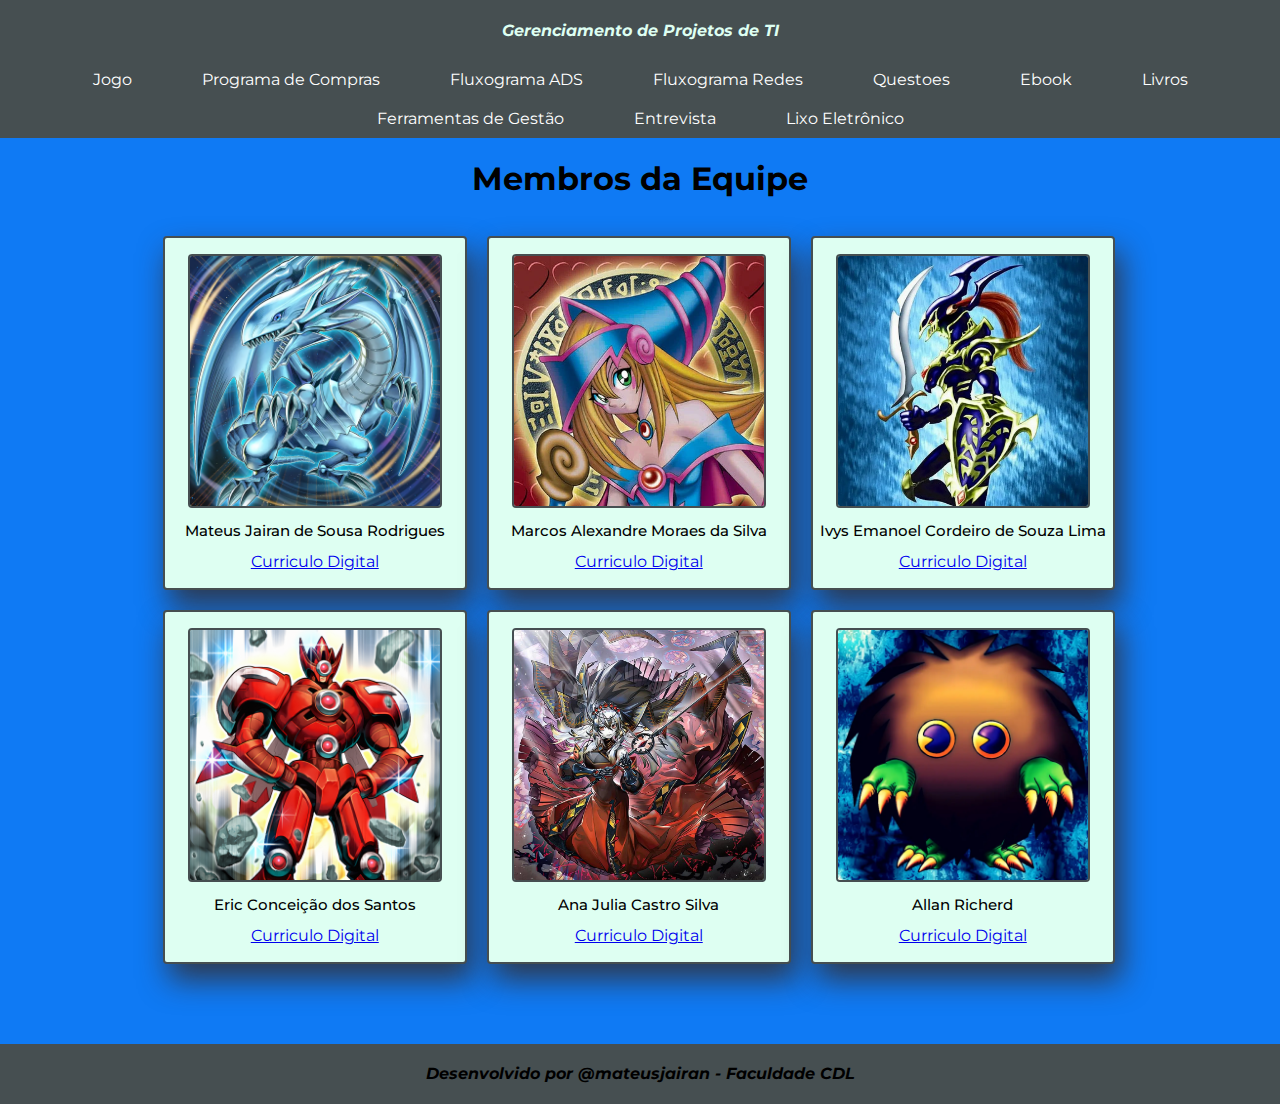
<file: index.html>
<!DOCTYPE html>
<html lang="en">
<head>
    <meta charset="UTF-8">
    <meta name="viewport" content="width=device-width, initial-scale=1.0">
    <title>Trabalho 2 de Gerenciamento de projeto de TI</title>
    <link rel="stylesheet" href="style/style.css">
    <link href="https://fonts.googleapis.com/css2?family=Inter:wght@100..900&family=Montserrat:ital,wght@0,100..900;1,100..900&display=swap" rel="stylesheet">
</head>
<body>
    <header>Gerenciamento de Projetos de TI</header>
    <nav class="navegacao">
        <a target="_blank" href="jogo/jogo.html">Jogo</a>
        <a target="_blank" href="progCompra/programaCompra.html">Programa de Compras</a>
        <a target="_blank" href="https://julia23castrosilva-1732228018278.atlassian.net/wiki/external/MzJhYmNlYTc0NGJkNDMyMTlkMjE5ZDRmMWUwNmVmZmQ">Fluxograma ADS</a>
        <a target="_blank" href="https://julia23castrosilva.atlassian.net/wiki/external/YTY5ZTRjNDZhNjFkNDBhMjhmYWQyZTMyMDhiZWQzMzE">Fluxograma Redes</a>
        <a target="_blank" href="enade/questoes.html">Questoes</a>
        <a target="_blank" href="eBook/Um Breve Guia Sobre Scrum (2).pdf">Ebook</a>
        <a target="_blank" href="livros/livros.html">Livros</a>
        <a target="_blank" href="ferramentas/ferramentas.html">Ferramentas de Gestão</a>
        <a target="_blank" href="entrevista/entrevista.html">Entrevista</a>
        <a target="_blank" href="lixoEletronico/lixo.html">Lixo Eletrônico</a>
    </nav>



<section class="participantes">
    <h1>Membros da Equipe</h1>

    <ul class="membrosTrabalho">
    <li class="cardMembro">
        <img class="imgMembro" src="img/Blue-Eyes.White.Dragon.1024.3789412.webp" alt="">
        <h2 class="nomeMembro">Mateus Jairan de Sousa Rodrigues</h2>
        <a class="linkCurriculo" href="https://mateusjairan.github.io/curriculoDigital/" target="_blank">Curriculo Digital</a>
    </li>
    <li class="cardMembro">
        <img class="imgMembro" src="img/DarkMagicianGirl-OW-2.webp" alt="">
        <h2 class="nomeMembro">Marcos Alexandre Moraes da Silva</h2>
        <a class="linkCurriculo" href="https://shaqueda.github.io/curriculo-1/" target="_blank">Curriculo Digital</a>
    </li>
    <li class="cardMembro">
        <img class="imgMembro" src="img/Black.Luster.Soldier.1024.3215646.webp" alt="">
        <h2 class="nomeMembro">Ivys Emanoel Cordeiro de Souza Lima</h2>
        <a class="linkCurriculo" href="https://ivyssouza07.github.io/Curriculo_digital/"  target="_blank">Curriculo Digital</a>
    </li>
    <li class="cardMembro">
        <img class="imgMembro" src="img/dfylrv6-064fdda5-9d05-41f4-b850-1cff88043d20.png" alt="">
        <h2 class="nomeMembro">Eric Conceição dos Santos</h2>
        <a class="linkCurriculo" href="https://ericsantsc.github.io/Eric-Santos-C.github.io/"  target="_blank">Curriculo Digital</a>
    </li>
    <li class="cardMembro">
        <img class="imgMembro" src="img/0o4zqf7o3g8b1.webp" alt="">
        <h2 class="nomeMembro">Ana Julia Castro Silva</h2>
        <a class="linkCurriculo" href="https://juliasilva-123.github.io/Curriculo-Digital/"  target="_blank">Curriculo Digital</a>
    </li>
    <li class="cardMembro">
        <img class="imgMembro" src="img/Kuriboh.1024.3134843.webp" alt="">
        <h2 class="nomeMembro">Allan Richerd</h2>
        <a class="linkCurriculo" href="https://mateusjairan.github.io/curriculoDigital2/"  target="_blank">Curriculo Digital</a>
    </li>
</ul>


</section>
    


    <footer>Desenvolvido por @mateusjairan - Faculdade CDL</footer>
</body>
</html>
</file>
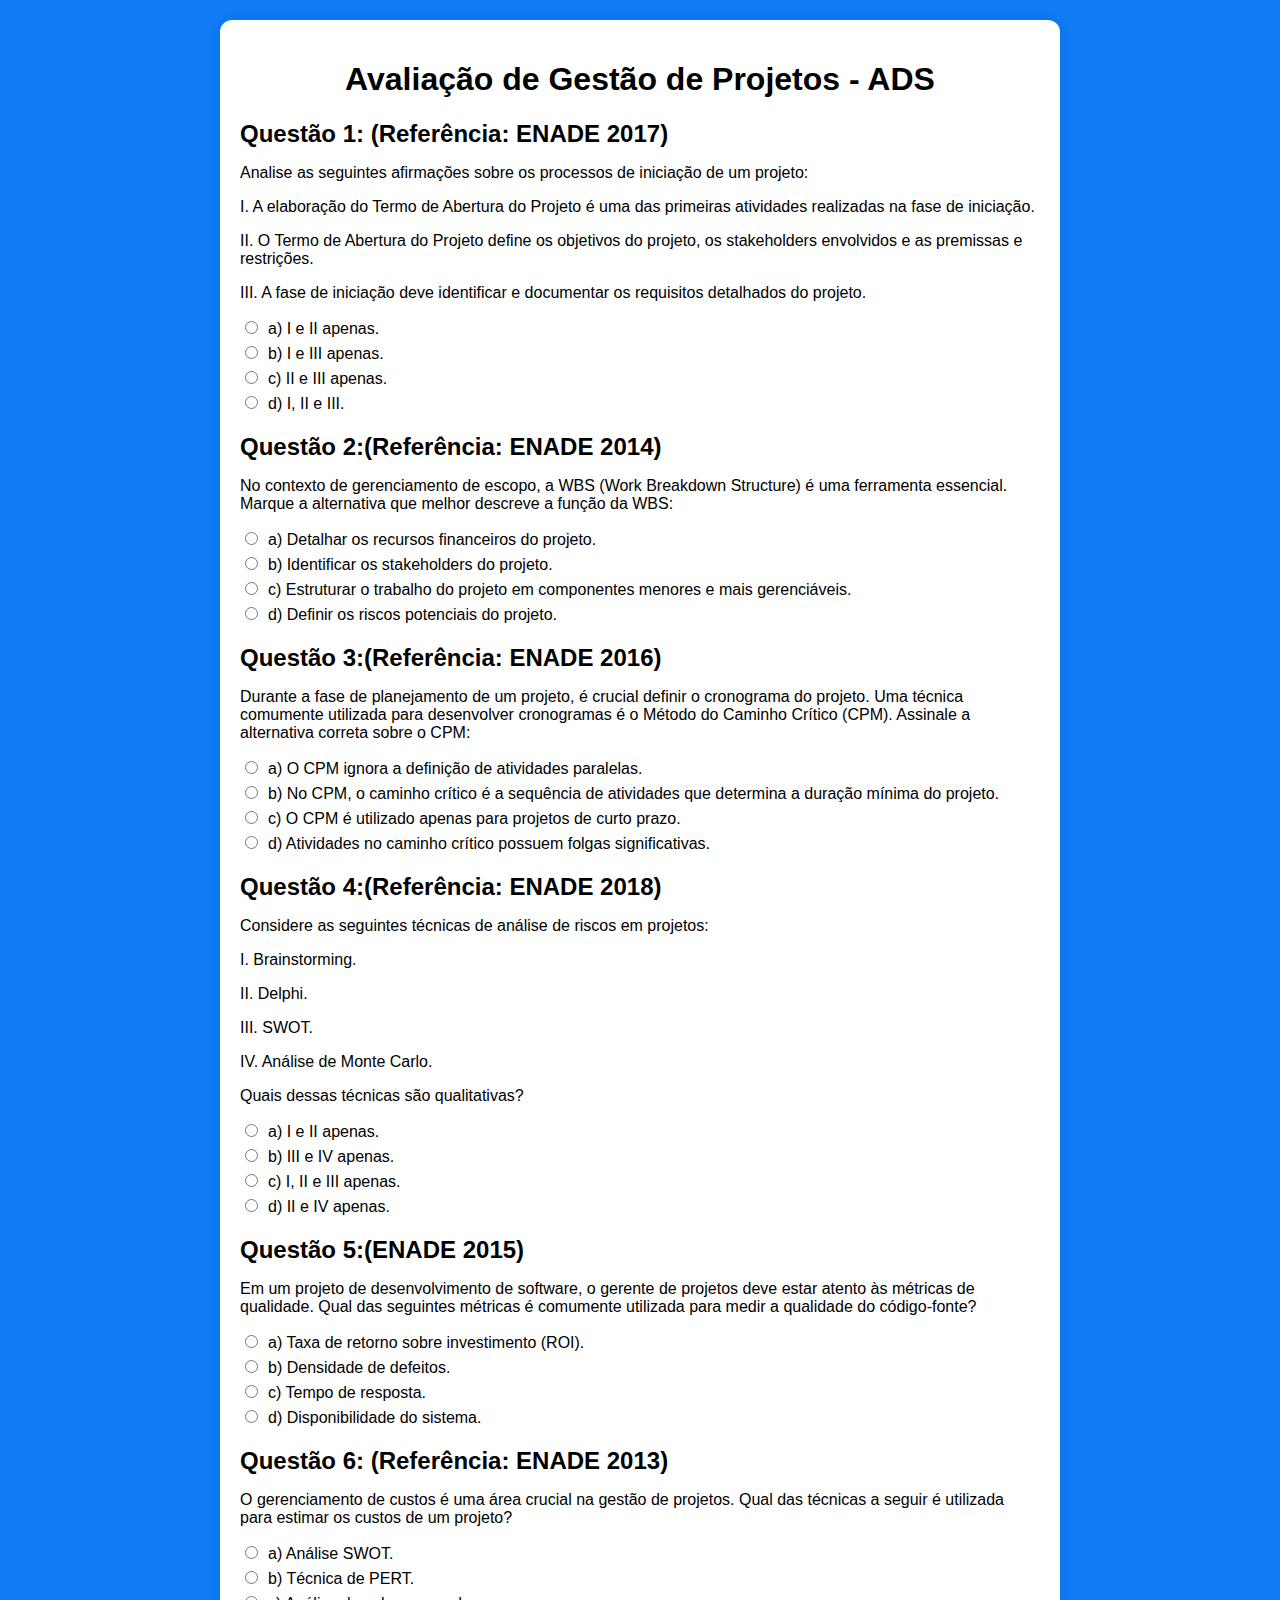
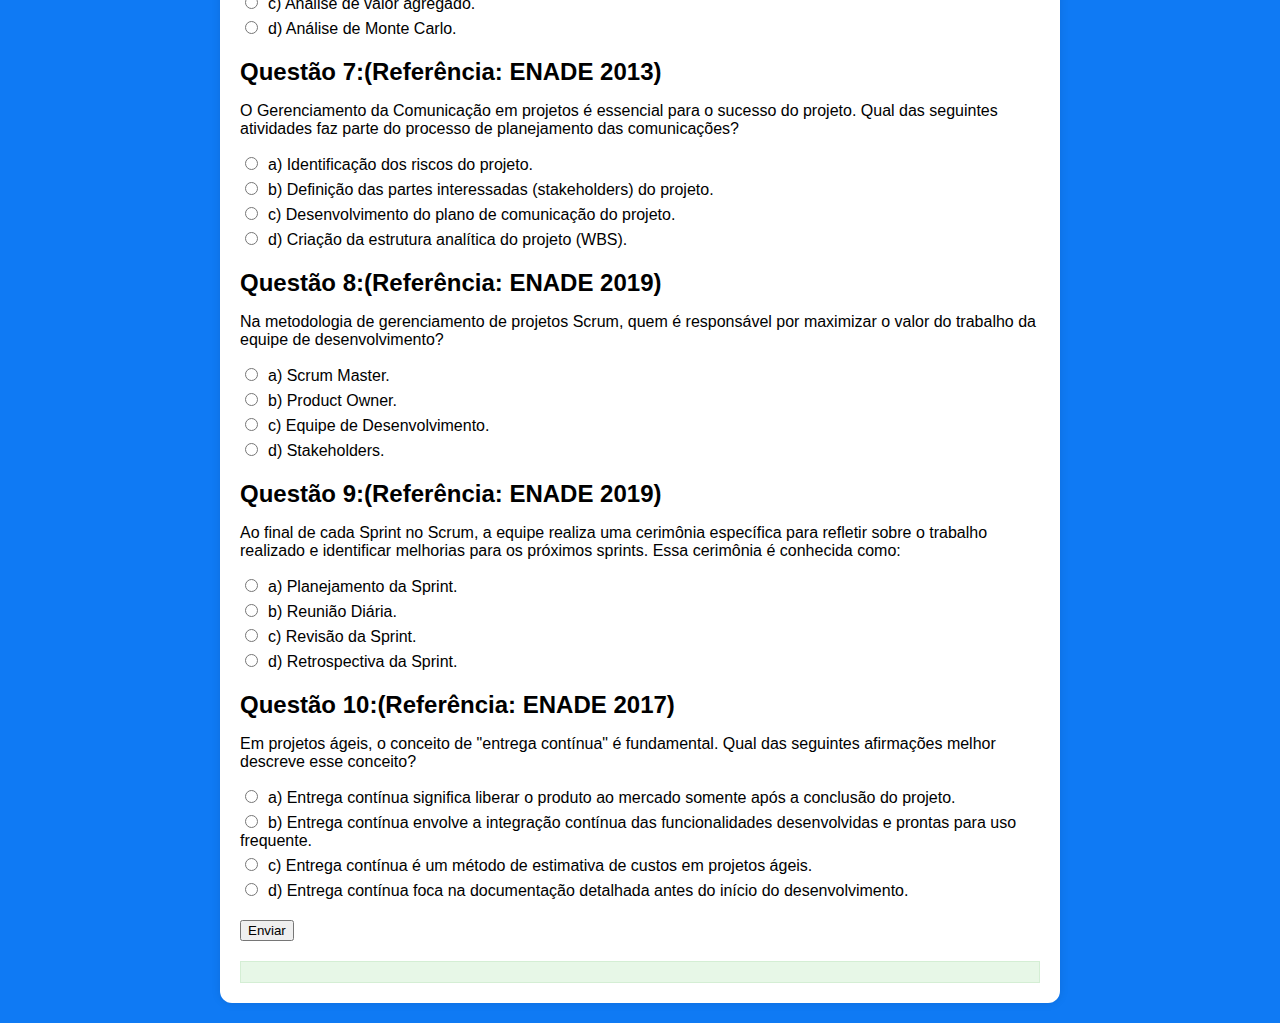
<file: enade/questoes.html>
<!DOCTYPE html>
<html lang="pt-BR">
<head>
    <meta charset="UTF-8">
    <meta name="viewport" content="width=device-width, initial-scale=1.0">
    <title>Avaliação de Gestão de Projetos - ADS</title>
    <style>
        body {
            font-family: Arial, sans-serif;
            margin: 20px;
            background-color:  rgb(15, 122, 244);
        }
        .container {
            max-width: 800px;
            margin: 0 auto;
            padding: 20px;
            background-color: #fff;
            box-shadow: 0 0 10px rgba(0, 0, 0, 0.1);
            border-radius: 12px;
        }
        h1 {
            text-align: center;
        }
        .question {
            margin: 20px 0;
        }
        .question h2 {
            margin-bottom: 10px;
        }
        .question label {
            display: block;
            margin-bottom: 5px;
        }
        .question input[type="radio"] {
            margin-right: 10px;
        }
        #result {
            margin-top: 20px;
            padding: 10px;
            background-color: #e7f7e7;
            border: 1px solid #d4eed4;
        }
        #result span {
            font-weight: bold;
        }
        .gabarito {
            display: none;
        }
    </style>
</head>
<body>
    <div class="container">
        <h1>Avaliação de Gestão de Projetos - ADS</h1>
        <form id="quizForm">
            
            <div class="question">
                <h2>Questão 1: (Referência: ENADE 2017)</h2>
                <p>Analise as seguintes afirmações sobre os processos de iniciação de um projeto:</p>
                <p>I. A elaboração do Termo de Abertura do Projeto é uma das primeiras atividades realizadas na fase de iniciação.</p>
                <p>II. O Termo de Abertura do Projeto define os objetivos do projeto, os stakeholders envolvidos e as premissas e restrições.</p>
                <p>III. A fase de iniciação deve identificar e documentar os requisitos detalhados do projeto.</p>
                <label><input type="radio" name="q1" value="a">a) I e II apenas.</label>
                <label><input type="radio" name="q1" value="b">b) I e III apenas.</label>
                <label><input type="radio" name="q1" value="c">c) II e III apenas.</label>
                <label><input type="radio" name="q1" value="d">d) I, II e III.</label>
            </div>
            
            <div class="question">
                <h2>Questão 2:(Referência: ENADE 2014)</h2>
                <p>No contexto de gerenciamento de escopo, a WBS (Work Breakdown Structure) é uma ferramenta essencial. Marque a alternativa que melhor descreve a função da WBS:</p>
                <label><input type="radio" name="q2" value="a">a) Detalhar os recursos financeiros do projeto.</label>
                <label><input type="radio" name="q2" value="b">b) Identificar os stakeholders do projeto.</label>
                <label><input type="radio" name="q2" value="c">c) Estruturar o trabalho do projeto em componentes menores e mais gerenciáveis.</label>
                <label><input type="radio" name="q2" value="d">d) Definir os riscos potenciais do projeto.</label>
            </div>
            
            <div class="question">
                <h2>Questão 3:(Referência: ENADE 2016)</h2>
                <p>Durante a fase de planejamento de um projeto, é crucial definir o cronograma do projeto. Uma técnica comumente utilizada para desenvolver cronogramas é o Método do Caminho Crítico (CPM). Assinale a alternativa correta sobre o CPM:</p>
                <label><input type="radio" name="q3" value="a">a) O CPM ignora a definição de atividades paralelas.</label>
                <label><input type="radio" name="q3" value="b">b) No CPM, o caminho crítico é a sequência de atividades que determina a duração mínima do projeto.</label>
                <label><input type="radio" name="q3" value="c">c) O CPM é utilizado apenas para projetos de curto prazo.</label>
                <label><input type="radio" name="q3" value="d">d) Atividades no caminho crítico possuem folgas significativas.</label>
            </div>
            
            <div class="question">
                <h2>Questão 4:(Referência: ENADE 2018)</h2>
                <p>Considere as seguintes técnicas de análise de riscos em projetos:</p>
                <p>I. Brainstorming.</p>
                <p>II. Delphi.</p>
                <p>III. SWOT.</p>
                <p>IV. Análise de Monte Carlo.</p>
                <p>Quais dessas técnicas são qualitativas?</p>
                <label><input type="radio" name="q4" value="a">a) I e II apenas.</label>
                <label><input type="radio" name="q4" value="b">b) III e IV apenas.</label>
                <label><input type="radio" name="q4" value="c">c) I, II e III apenas.</label>
                <label><input type="radio" name="q4" value="d">d) II e IV apenas.</label>
            </div>
            
            <div class="question">
                <h2>Questão 5:(ENADE 2015)</h2>
                <p>Em um projeto de desenvolvimento de software, o gerente de projetos deve estar atento às métricas de qualidade. Qual das seguintes métricas é comumente utilizada para medir a qualidade do código-fonte?</p>
                <label><input type="radio" name="q5" value="a">a) Taxa de retorno sobre investimento (ROI).</label>
                <label><input type="radio" name="q5" value="b">b) Densidade de defeitos.</label>
                <label><input type="radio" name="q5" value="c">c) Tempo de resposta.</label>
                <label><input type="radio" name="q5" value="d">d) Disponibilidade do sistema.</label>
            </div>
            
            <div class="question">
                <h2>Questão 6: (Referência: ENADE 2013)</h2>
                <p>O gerenciamento de custos é uma área crucial na gestão de projetos. Qual das técnicas a seguir é utilizada para estimar os custos de um projeto?</p>
                <label><input type="radio" name="q6" value="a">a) Análise SWOT.</label>
                <label><input type="radio" name="q6" value="b">b) Técnica de PERT.</label>
                <label><input type="radio" name="q6" value="c">c) Análise de valor agregado.</label>
                <label><input type="radio" name="q6" value="d">d) Análise de Monte Carlo.</label>
            </div>
            
            <div class="question">
                <h2>Questão 7:(Referência: ENADE 2013)</h2>
                <p>O Gerenciamento da Comunicação em projetos é essencial para o sucesso do projeto. Qual das seguintes atividades faz parte do processo de planejamento das comunicações?</p>
                <label><input type="radio" name="q7" value="a">a) Identificação dos riscos do projeto.</label>
                <label><input type="radio" name="q7" value="b">b) Definição das partes interessadas (stakeholders) do projeto.</label>
                <label><input type="radio" name="q7" value="c">c) Desenvolvimento do plano de comunicação do projeto.</label>
                <label><input type="radio" name="q7" value="d">d) Criação da estrutura analítica do projeto (WBS).</label>
            </div>
            
            <div class="question">
                <h2>Questão 8:(Referência: ENADE 2019)</h2>
                <p>Na metodologia de gerenciamento de projetos Scrum, quem é responsável por maximizar o valor do trabalho da equipe de desenvolvimento?</p>
                <label><input type="radio" name="q8" value="a">a) Scrum Master.</label>
                <label><input type="radio" name="q8" value="b">b) Product Owner.</label>
                <label><input type="radio" name="q8" value="c">c) Equipe de Desenvolvimento.</label>
                <label><input type="radio" name="q8" value="d">d) Stakeholders.</label>
            </div>
            
            <div class="question">
                <h2>Questão 9:(Referência: ENADE 2019)</h2>
                <p>Ao final de cada Sprint no Scrum, a equipe realiza uma cerimônia específica para refletir sobre o trabalho realizado e identificar melhorias para os próximos sprints. Essa cerimônia é conhecida como:</p>
                <label><input type="radio" name="q9" value="a">a) Planejamento da Sprint.</label>
                <label><input type="radio" name="q9" value="b">b) Reunião Diária.</label>
                <label><input type="radio" name="q9" value="c">c) Revisão da Sprint.</label>
                <label><input type="radio" name="q9" value="d">d) Retrospectiva da Sprint.</label>
            </div>
            
            <div class="question">
                <h2>Questão 10:(Referência: ENADE 2017)</h2>
                <p>Em projetos ágeis, o conceito de "entrega contínua" é fundamental. Qual das seguintes afirmações melhor descreve esse conceito?</p>
                <label><input type="radio" name="q10" value="a">a) Entrega contínua significa liberar o produto ao mercado somente após a conclusão do projeto.</label>
                <label><input type="radio" name="q10" value="b">b) Entrega contínua envolve a integração contínua das funcionalidades desenvolvidas e prontas para uso frequente.</label>
                <label><input type="radio" name="q10" value="c">c) Entrega contínua é um método de estimativa de custos em projetos ágeis.</label>
                <label><input type="radio" name="q10" value="d">d) Entrega contínua foca na documentação detalhada antes do início do desenvolvimento.</label>
            </div>

            <button type="button" onclick="calculateScore()">Enviar</button>
        </form>
        <div id="result"></div>
        <div class="gabarito">
            <h2>Gabarito:</h2>
            <p>1. a</p>
            <p>2. c</p>
            <p>3. b</p>
            <p>4. c</p>
            <p>5. b</p>
            <p>6. d</p>
            <p>7. c</p>
            <p>8. b</p>
            <p>9. d</p>
            <p>10. b</p>
        </div>
    </div>
    <script>
        function calculateScore() {
            let score = 0;
            const form = document.getElementById('quizForm');
            const resultDiv = document.getElementById('result');
            const gabarito = document.querySelector('.gabarito');
            const answers = {
                q1: 'a',
                q2: 'c',
                q3: 'b',
                q4: 'c',
                q5: 'b',
                q6: 'd',
                q7: 'c',
                q8: 'b',
                q9: 'd',
                q10: 'b'
            };
            
            for (const [question, answer] of Object.entries(answers)) {
                const userAnswer = form.elements[question].value;
                if (userAnswer === answer) {
                    score++;
                }
            }
            
            resultDiv.innerHTML = `<span>Você acertou ${score} de ${Object.keys(answers).length} questões.</span>`;
            gabarito.style.display = 'block';
        }
    </script>
</body>
</html>
</file>
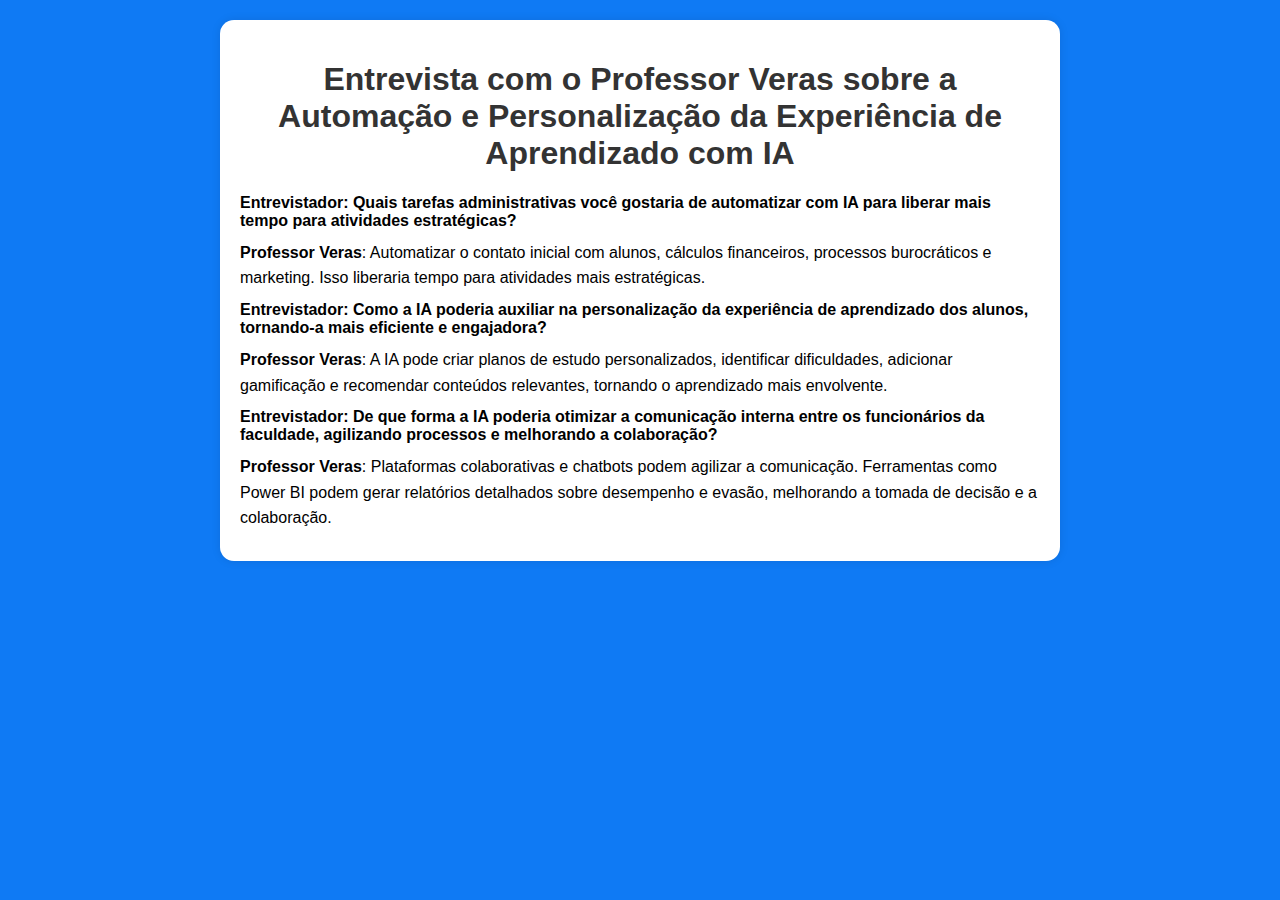
<file: entrevista/entrevista.html>
<!DOCTYPE html>
<html lang="pt-BR">
<head>
    <meta charset="UTF-8">
    <meta name="viewport" content="width=device-width, initial-scale=1.0">
    <title>Entrevista com o Professor Veras</title>
    <style>
        body {
            font-family: Arial, sans-serif;
            margin: 0;
            padding: 20px;
            background-color:  rgb(15, 122, 244);
        }
        .container {
            max-width: 800px;
            margin: 0 auto;
            padding: 20px;
            background-color: #fff;
            box-shadow: 0 0 10px rgba(0, 0, 0, 0.1);
            border-radius: 14px;
        }
        h1 {
            text-align: center;
            color: #333;
        }
        .question {
            font-weight: bold;
            color: black
            margin-top: 20px;
        }
        .answer {
            margin: 10px 0;
            line-height: 1.6;
        }
    </style>
</head>
<body>
    <div class="container">
        <h1>Entrevista com o Professor Veras sobre a Automação e Personalização da Experiência de Aprendizado com IA</h1>
        
        <div class="interview">
            <div class="question">Entrevistador: Quais tarefas administrativas você gostaria de automatizar com IA para liberar mais tempo para atividades estratégicas?</div>
            <div class="answer"><strong>Professor Veras</strong>: Automatizar o contato inicial com alunos, cálculos financeiros, processos burocráticos e marketing. Isso liberaria tempo para atividades mais estratégicas.</div>
            
            <div class="question">Entrevistador: Como a IA poderia auxiliar na personalização da experiência de aprendizado dos alunos, tornando-a mais eficiente e engajadora?</div>
            <div class="answer"><strong>Professor Veras</strong>: A IA pode criar planos de estudo personalizados, identificar dificuldades, adicionar gamificação e recomendar conteúdos relevantes, tornando o aprendizado mais envolvente.</div>
            
            <div class="question">Entrevistador: De que forma a IA poderia otimizar a comunicação interna entre os funcionários da faculdade, agilizando processos e melhorando a colaboração?</div>
            <div class="answer"><strong>Professor Veras</strong>: Plataformas colaborativas e chatbots podem agilizar a comunicação. Ferramentas como Power BI podem gerar relatórios detalhados sobre desempenho e evasão, melhorando a tomada de decisão e a colaboração.</div>
        </div>
    </div>
</body>
</html>
</file>
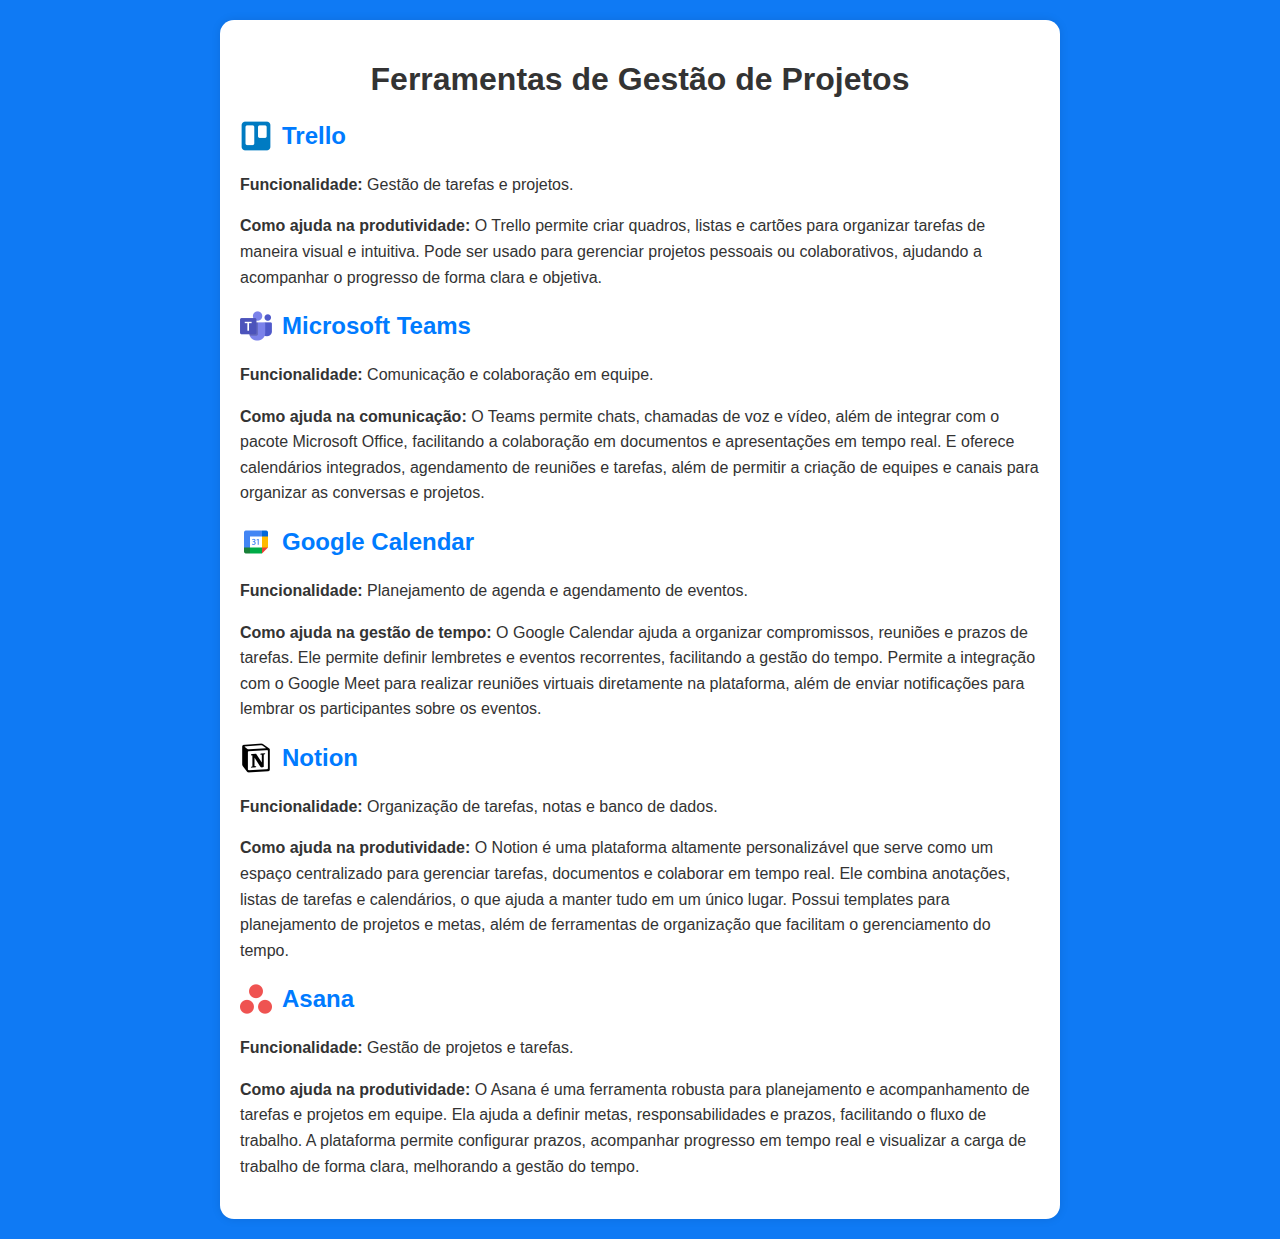
<file: ferramentas/ferramentas.html>
<!DOCTYPE html>
<html lang="pt-BR">
<head>
    <meta charset="UTF-8">
    <meta name="viewport" content="width=device-width, initial-scale=1.0">
    <title>Ferramentas de Gestão de Projetos</title>
    <style>
        body {
            font-family: Arial, sans-serif;
            margin: 0;
            padding: 20px;
            background-color:  rgb(15, 122, 244);
        }
        .container {
            max-width: 800px;
            margin: 0 auto;
            padding: 20px;
            background-color: #fff;
            box-shadow: 0 0 10px rgba(0, 0, 0, 0.1);
            border-radius: 14px;
        }
        h1 {
            text-align: center;
            color: #333;
        }
        h2 {
            color: #007bff;
            display: flex;
            align-items: center;
        }
        h2 img {
            width: 32px;
            height: 32px;
            margin-right: 10px;
        }
        p {
            line-height: 1.6;
            color: #333;
        }
        .ferramenta {
            margin-bottom: 20px;
        }
    </style>
</head>
<body>
    <div class="container">
        <h1>Ferramentas de Gestão de Projetos</h1>
        
        <div class="ferramenta">
            <h2>
                <img src="4375112_logo_trello_icon.png" alt="Trello">
                 Trello
            </h2>
            <p><strong>Funcionalidade:</strong> Gestão de tarefas e projetos.</p>
            <p><strong>Como ajuda na produtividade:</strong> O Trello permite criar quadros, listas e cartões para organizar tarefas de maneira visual e intuitiva. Pode ser usado para gerenciar projetos pessoais ou colaborativos, ajudando a acompanhar o progresso de forma clara e objetiva.</p>
        </div>

        <div class="ferramenta">
            <h2>
                <img src="6296667_microsoft_office_office 365_teams_icon.png" alt="Microsoft Teams">
                 Microsoft Teams
            </h2>
            <p><strong>Funcionalidade:</strong> Comunicação e colaboração em equipe.</p>
            <p><strong>Como ajuda na comunicação:</strong> O Teams permite chats, chamadas de voz e vídeo, além de integrar com o pacote Microsoft Office, facilitando a colaboração em documentos e apresentações em tempo real. E oferece calendários integrados, agendamento de reuniões e tarefas, além de permitir a criação de equipes e canais para organizar as conversas e projetos.</p>
        </div>

        <div class="ferramenta">
            <h2>
                <img src="7115254_calendar_google_logo_new_icon.png" alt="Google Calendar">
                 Google Calendar
            </h2>
            <p><strong>Funcionalidade:</strong> Planejamento de agenda e agendamento de eventos.</p>
            <p><strong>Como ajuda na gestão de tempo:</strong> O Google Calendar ajuda a organizar compromissos, reuniões e prazos de tarefas. Ele permite definir lembretes e eventos recorrentes, facilitando a gestão do tempo. Permite a integração com o Google Meet para realizar reuniões virtuais diretamente na plataforma, além de enviar notificações para lembrar os participantes sobre os eventos.</p>
        </div>

        <div class="ferramenta">
            <h2>
                <img src="9034580_notion_logo_icon.png" alt="Notion">
                 Notion
            </h2>
            <p><strong>Funcionalidade:</strong> Organização de tarefas, notas e banco de dados.</p>
            <p><strong>Como ajuda na produtividade:</strong> O Notion é uma plataforma altamente personalizável que serve como um espaço centralizado para gerenciar tarefas, documentos e colaborar em tempo real. Ele combina anotações, listas de tarefas e calendários, o que ajuda a manter tudo em um único lugar. Possui templates para planejamento de projetos e metas, além de ferramentas de organização que facilitam o gerenciamento do tempo.</p>
        </div>

        <div class="ferramenta">
            <h2>
                <img src="2944703.webp" alt="Asana">
                 Asana
            </h2>
            <p><strong>Funcionalidade:</strong> Gestão de projetos e tarefas.</p>
            <p><strong>Como ajuda na produtividade:</strong> O Asana é uma ferramenta robusta para planejamento e acompanhamento de tarefas e projetos em equipe. Ela ajuda a definir metas, responsabilidades e prazos, facilitando o fluxo de trabalho. A plataforma permite configurar prazos, acompanhar progresso em tempo real e visualizar a carga de trabalho de forma clara, melhorando a gestão do tempo.</p>
        </div>
    </div>
</body>
</html>
</file>
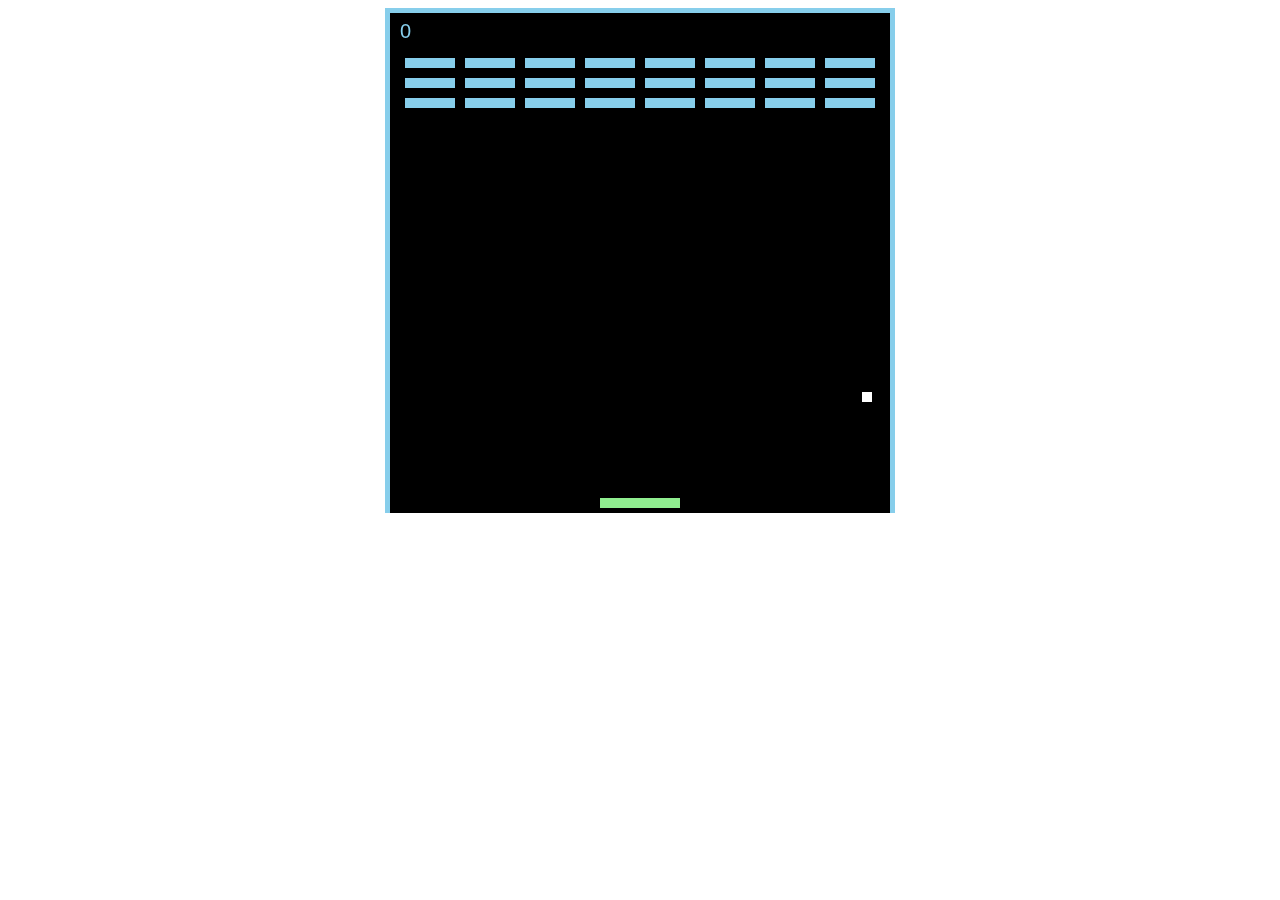
<file: jogo/jogo.html>
<!DOCTYPE html>
<html>
    <head>
        <meta charset="UTF-8">
        <meta name="viewport", content="width=device-width, initial-scale=1.0">
        <title>Jogo</title>
        <link rel="stylesheet" href="breakout.css">
        <script src="breakout.js"></script>
    </head>

    <body>
        <canvas id="board"></canvas>
    </body>
</html>
</file>
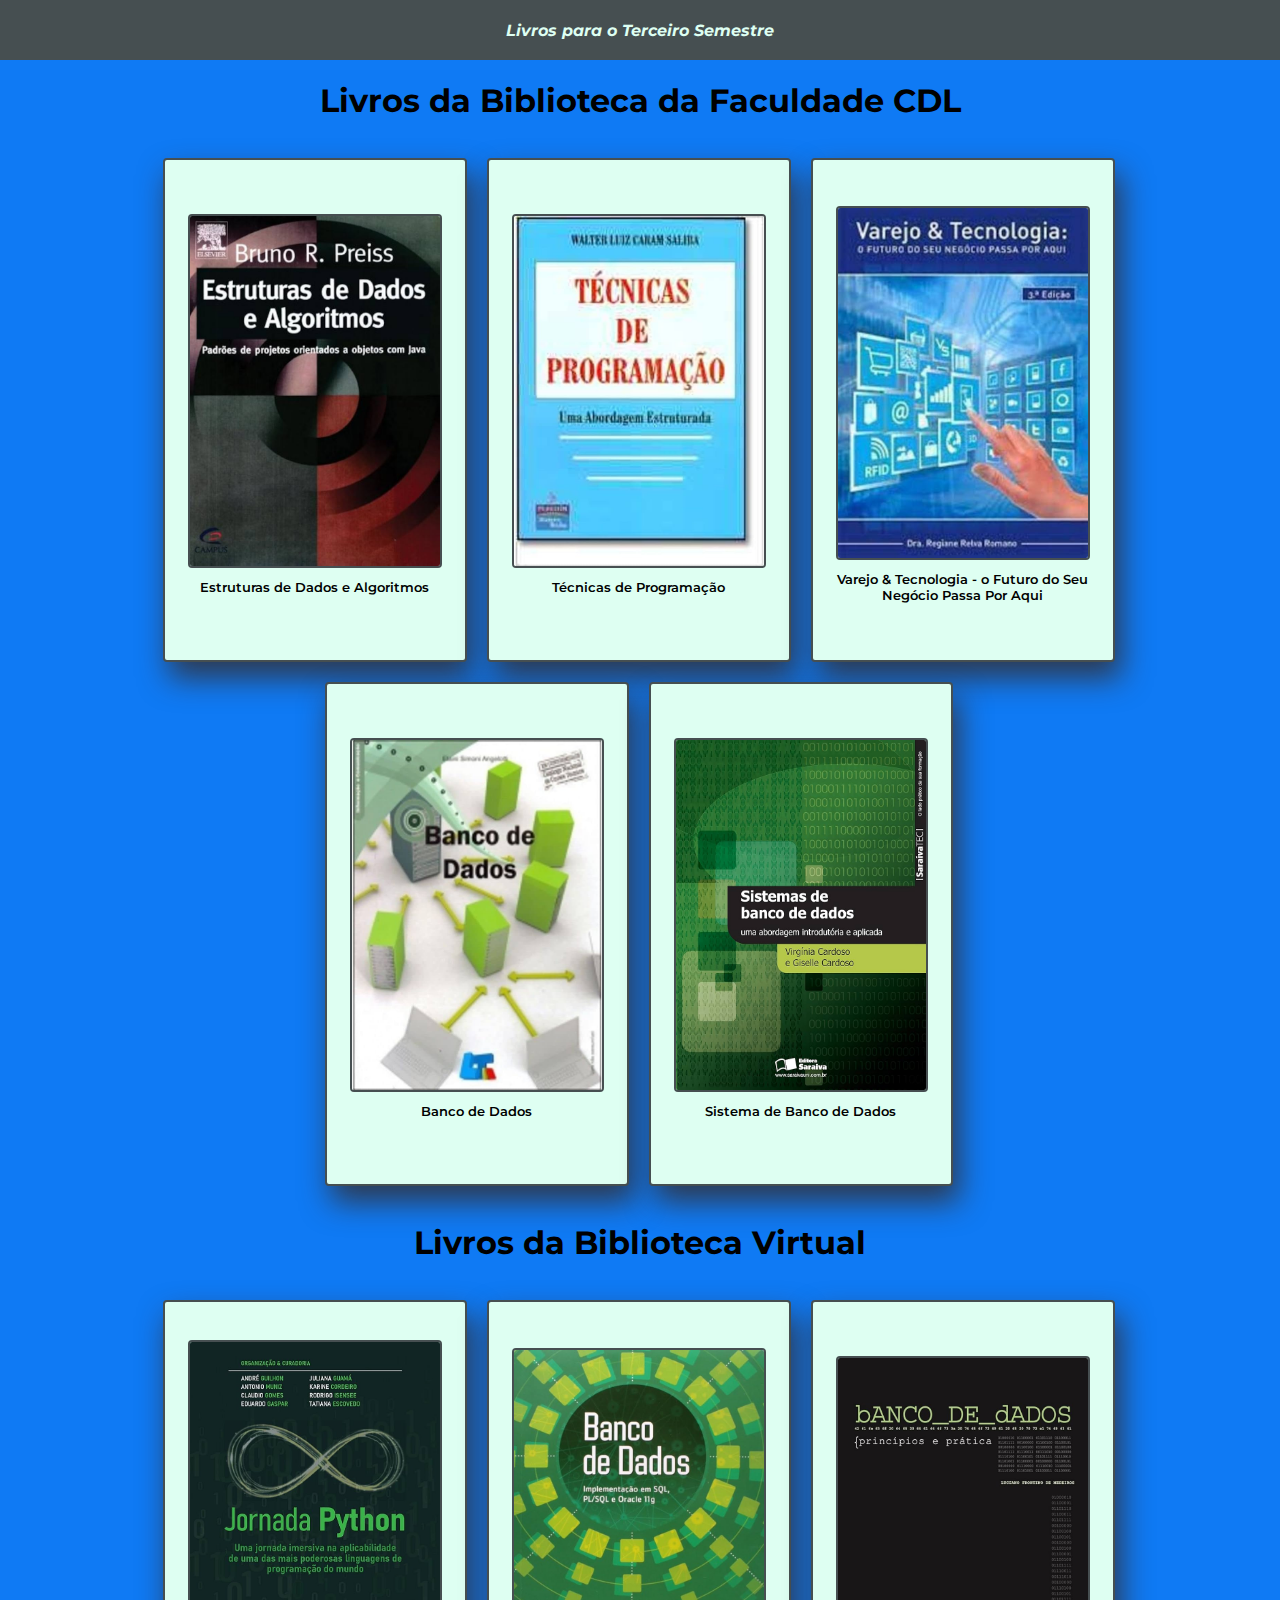
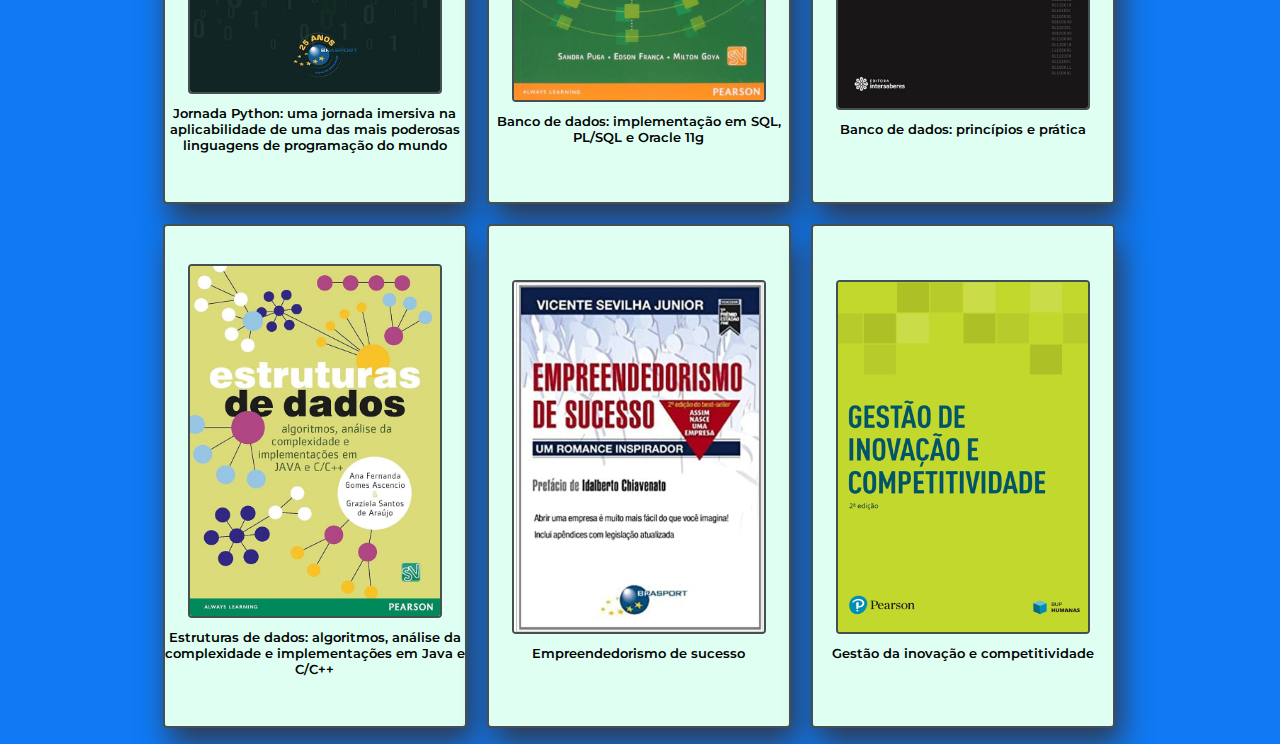
<file: livros/livros.html>
<!DOCTYPE html>
  <html lang="en">
  <head>
    <meta charset="UTF-8">
    <meta name="viewport" content="width=device-width, initial-scale=1.0">
    <title>Livros</title>
    <link rel="stylesheet" href="style.css">
    <link href="https://fonts.googleapis.com/css2?family=Inter:wght@100..900&family=Montserrat:ital,wght@0,100..900;1,100..900&display=swap" rel="stylesheet">
  </head>
  <body>
    <header>Livros para o Terceiro Semestre</header>

    <section class="sectionLivros">
        <h1>Livros da Biblioteca da Faculdade CDL</h1>

        <ul class="listaLivros">

            <li class="cardLivro">
                <img class="imgLivro" src="41qEnkJiErL._AC_UF1000,1000_QL80_.jpg" alt="">
                <h2 class="nomelivro">Estruturas de Dados e Algoritmos</h2>
            </li>

            <li class="cardLivro">
                <img class="imgLivro" src="517R4fM6vAL._AC_UF1000,1000_QL80_.jpg" alt="">
                <h2 class="nomelivro">Técnicas de Programação</h2>
            </li>

            <li class="cardLivro">
                <img class="imgLivro" src="41Mj+KXApQL._AC_UF1000,1000_QL80_.jpg" alt="">
                <h2 class="nomelivro">Varejo & Tecnologia - o Futuro do Seu Negócio Passa Por Aqui </h2>
            </li>

            <li class="cardLivro">
                <img class="imgLivro" src="51hR7jSi5fL._AC_UF1000,1000_QL80_.jpg" alt="">
                <h2 class="nomelivro">Banco de Dados</h2>
            </li>

            <li class="cardLivro">
                <img class="imgLivro" src="81Ww5KqWvSL._UF894,1000_QL80_.jpg" alt="">
                <h2 class="nomelivro">Sistema de Banco de Dados</h2>
            </li>
        </ul>
    </section>
    

    <section class="sectionLivros">
        <h1>Livros da Biblioteca Virtual</h1>
        <ul class="listaLivros">

            <li class="cardLivro">

                <img class="imgLivro" src="71EUPQ+6mCL._UF894,1000_QL80_.jpg" alt="">
                <h2 class="nomelivro">Jornada Python: uma jornada imersiva na aplicabilidade de uma das mais poderosas linguagens de programação do mundo</h2>

            </li>

            <li class="cardLivro">

                <img class="imgLivro" src="71pcuYAHfiL._AC_UF894,1000_QL80_.jpg" alt="">
                <h2 class="nomelivro">Banco de dados: implementação em SQL, PL/SQL e Oracle 11g</h2>

            </li>

            <li class="cardLivro">

                <img class="imgLivro" src="51IprCZX5EL._AC_UF1000,1000_QL80_.jpg" alt="">
                <h2 class="nomelivro">Banco de dados: princípios e prática</h2>

            </li>

            <li class="cardLivro">

                <img class="imgLivro" src="71IVNydYqJL._UF894,1000_QL80_.jpg" alt="">
                <h2 class="nomelivro">Estruturas de dados: algoritmos, análise da complexidade e implementações em Java e C/C++
                </h2>

            </li>

            <li class="cardLivro">

                <img class="imgLivro" src="61E-sHDbQ+L._AC_UF1000,1000_QL80_.jpg" alt="">
                <h2 class="nomelivro">Empreendedorismo de sucesso</h2>

            </li>

            <li class="cardLivro">

                <img class="imgLivro" src="thumbnail_397_x_595.jpg" alt="">
                <h2 class="nomelivro">Gestão da inovação e competitividade</h2>
                
            </li>
        </ul>
    </section>
  </body>
  </html>
</file>
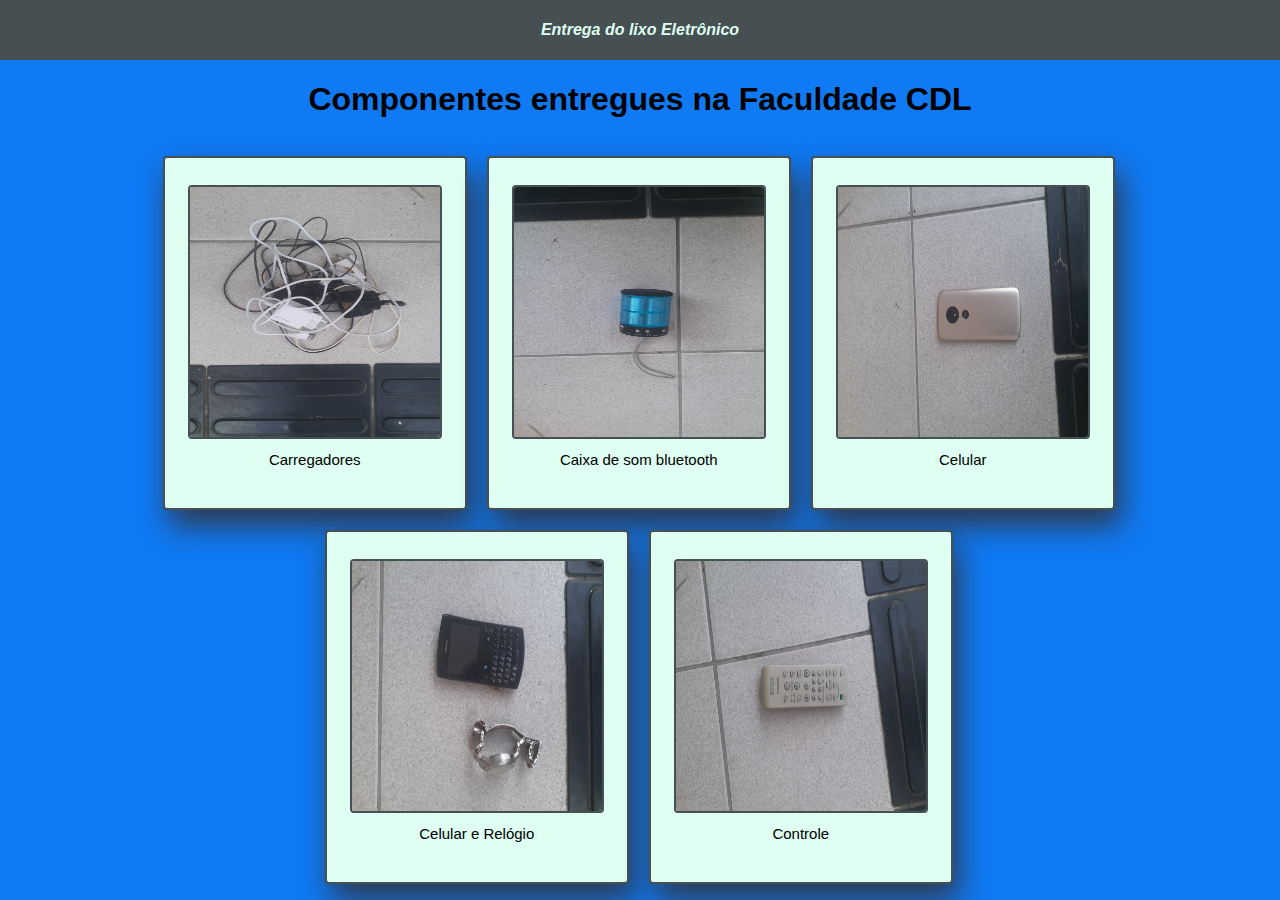
<file: lixoEletronico/lixo.html>
<!DOCTYPE html>
<html lang="en">
<head>
    <meta charset="UTF-8">
    <meta http-equiv="X-UA-Compatible" content="IE=edge">
    <meta name="viewport" content="width=device-width, initial-scale=1.0">
    <title>Lixo Eletrônico</title>
    <link rel="stylesheet" href="style.css">
</head>
<body>
    <header>Entrega do lixo Eletrônico</header>

    <section class="participantes">
        <h1>Componentes entregues na Faculdade CDL</h1>
    
        <ul class="membrosTrabalho">
        <li class="cardMembro">
            <img class="imgMembro" src="20241125_085545.jpg" alt="">
            <h2 class="nomeMembro">Carregadores</h2>
            
        </li>
        <li class="cardMembro">
            <img class="imgMembro" src="20241125_085551.jpg" alt="">
            <h2 class="nomeMembro">Caixa de som bluetooth</h2>
        </li>
        <li class="cardMembro">
            <img class="imgMembro" src="20241125_085557.jpg" alt="">
            <h2 class="nomeMembro">Celular</h2>
            
        </li>
        <li class="cardMembro">
            <img class="imgMembro" src="20241125_085603.jpg" alt="">
            <h2 class="nomeMembro">Celular e Relógio</h2>
        </li>
        <li class="cardMembro">
            <img class="imgMembro" src="20241125_085606.jpg" alt="">
            <h2 class="nomeMembro">Controle</h2>
        </li>
    </ul>
    
</body>
</html>
</file>
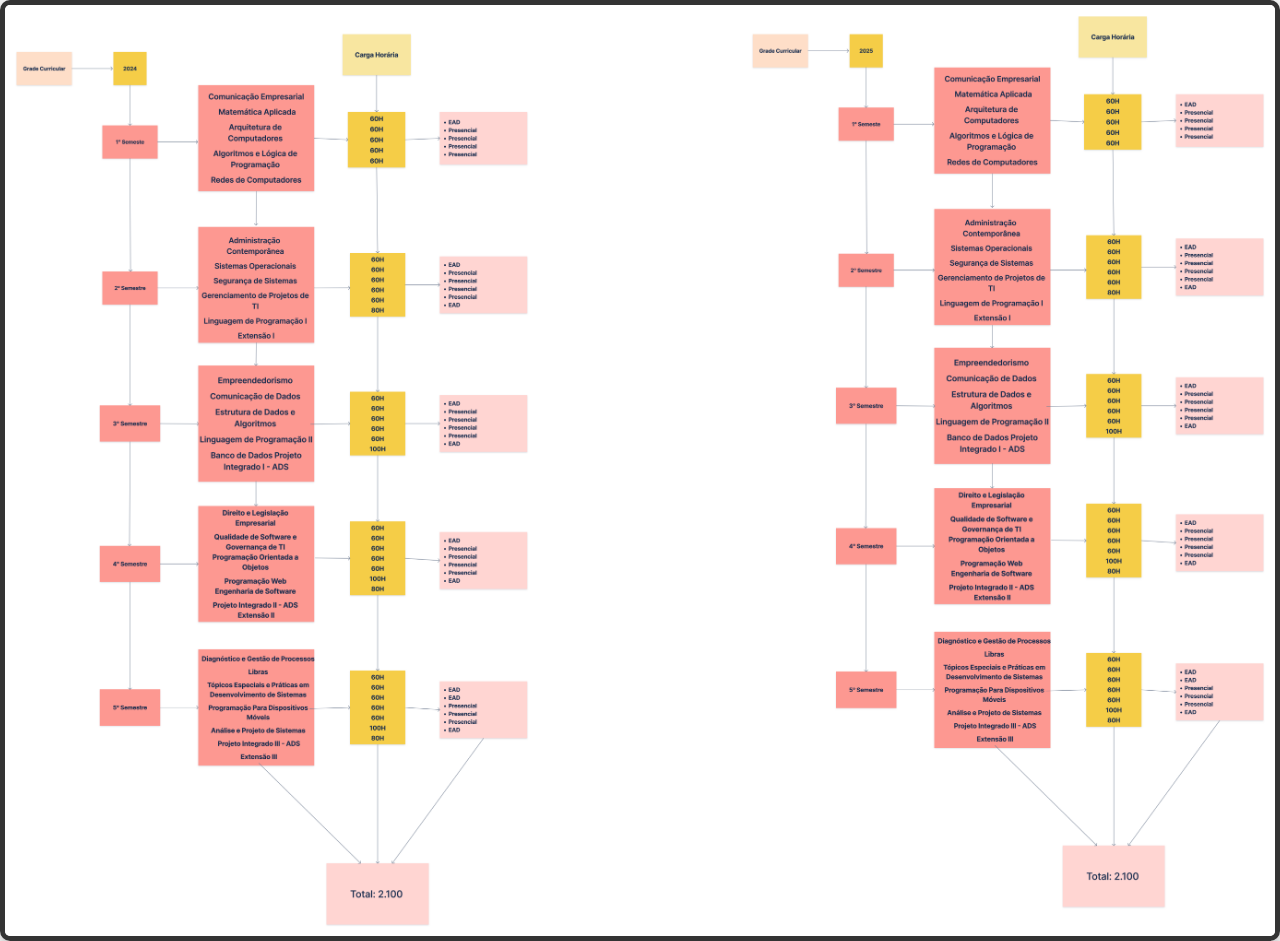
<file: mapaAds/mapa-ads.html>
<!DOCTYPE html>
<html lang="pt-br">
<head>
    <meta charset="UTF-8">
    <meta name="viewport" content="width=device-width, initial-scale=1.0">
    <title>Visualização de Imagem</title>
    <style>
        /* Resetando alguns estilos padrões */
        * {
            margin: 0;
            padding: 0;
            box-sizing: border-box;
        }

        body {
            display: flex;
            justify-content: center;
            align-items: center;
            height: 100%;
            background-color: #f4f4f4;
        }

        .container {
            display: flex;
            justify-content: center;
            align-items: center;
            /* width: 300px;
            height: 300px; */
        }

        img {
            max-width: 100%;
            height: auto;
            border: 5px solid #333; /* Adiciona borda à imagem */
            border-radius: 10px;    /* Deixa as bordas arredondadas */
            box-shadow: 0 4px 10px rgba(0, 0, 0, 0.2); /* Adiciona sombra à imagem */
        }

        /* img:hover{
            transform: scale(4.5);
        } */
    </style>
</head>
<body>
    <div class="container">
        <img src="Mapa Mental de ADS.png" alt="Imagem de exemplo">
    </div>
</body>
</html>
</file>
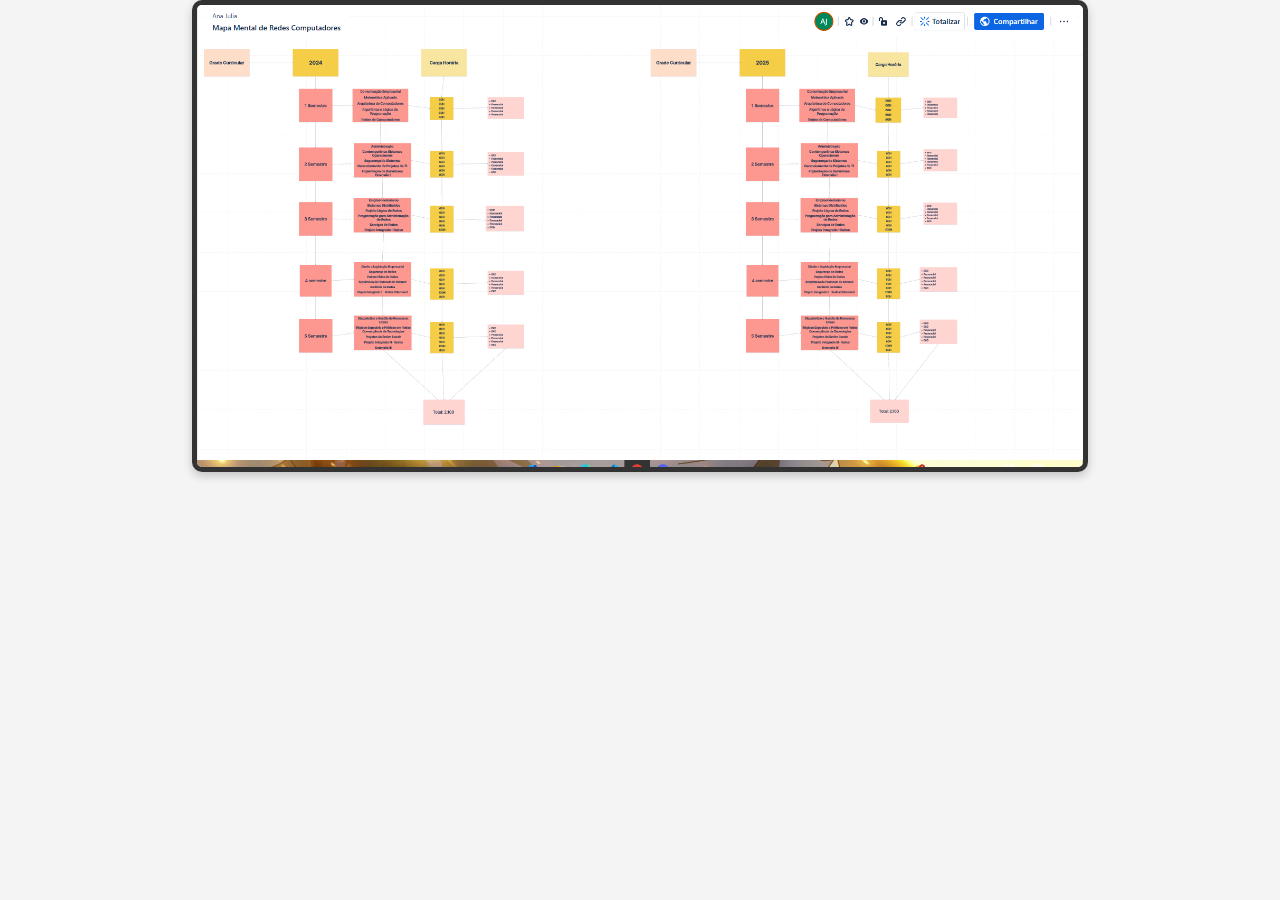
<file: mapaRedes/redes.html>
<!DOCTYPE html>
<html lang="pt-br">
<head>
    <meta charset="UTF-8">
    <meta name="viewport" content="width=device-width, initial-scale=1.0">
    <title>Visualização de Imagem</title>
    <style>
        /* Resetando alguns estilos padrões */
        * {
            margin: 0;
            padding: 0;
            box-sizing: border-box;
        }

        body {
            display: flex;
            justify-content: center;
            align-items: center;
            height: 100%;
            background-color: #f4f4f4;
        }

        .container {
            display: flex;
            justify-content: center;
            align-items: center;
            /* width: 300px;
            height: 300px; */
        }

        img {
            max-width: 70%;
            height: auto;
            border: 5px solid #333; /* Adiciona borda à imagem */
            border-radius: 10px;    /* Deixa as bordas arredondadas */
            box-shadow: 0 4px 10px rgba(0, 0, 0, 0.2); /* Adiciona sombra à imagem */
        }

        img:hover{
            /* transform: scale(4.5); */
        }
    </style>
</head>
<body>
    <div class="container">
        <img src="download (3).png" alt="Imagem de exemplo">
    </div>
</body>
</html>
</file>
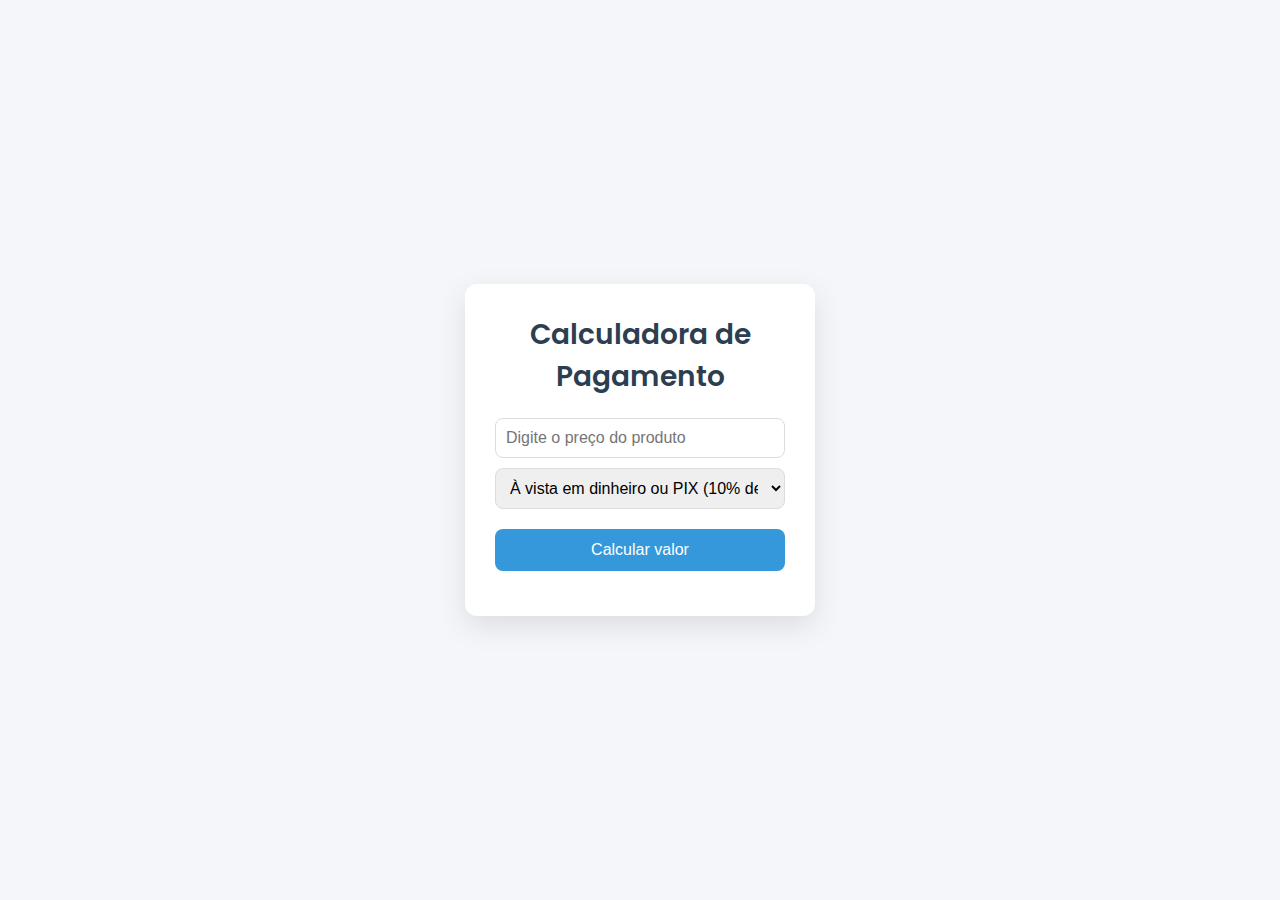
<file: progCompra/programaCompra.html>
<!DOCTYPE html>
<html lang="pt-br">
<head>
    <meta charset="UTF-8">
    <meta http-equiv="X-UA-Compatible" content="IE=edge">
    <meta name="viewport" content="width=device-width, initial-scale=1.0">
    <title>Calculadora de Pagamento</title>
    <link href="https://fonts.googleapis.com/css2?family=Roboto:wght@400;500;700&family=Poppins:wght@300;400;600&display=swap" rel="stylesheet">

    <style>
        * {
            margin: 0;
            padding: 0;
            box-sizing: border-box;
        }

      
        body {
            font-family: 'Roboto', sans-serif;
            background-color: #f4f6f9;
            display: flex;
            justify-content: center;
            align-items: center;
            height: 100vh;
            color: #333;
            margin: 0;
        }

        .container {
            background-color: #fff;
            border-radius: 12px;
            box-shadow: 0 10px 30px rgba(0, 0, 0, 0.1);
            padding: 30px;
            width: 350px;
            text-align: center;
            transition: transform 0.3s ease, box-shadow 0.3s ease;
        }

        .container:hover {
            transform: translateY(-10px);
            box-shadow: 0 15px 35px rgba(0, 0, 0, 0.2);
        }

        h1 {
            font-family: 'Poppins', sans-serif;
            font-size: 28px;
            color: #2c3e50;
            margin-bottom: 20px;
            font-weight: 600;
        }

        button {
            background-color: #3498db;
            color: white;
            border: none;
            border-radius: 8px;
            padding: 12px 25px;
            font-size: 16px;
            cursor: pointer;
            font-weight: 500;
            transition: background-color 0.3s ease, transform 0.3s ease;
            width: 100%;
        }

        button:hover {
            background-color: #2980b9;
            transform: scale(1.05);
        }

        .resultado {
            margin-top: 20px;
            font-size: 18px;
            font-weight: bold;
            color: #27ae60;
            text-align: center;
        }

        .alerta {
            margin-top: 15px;
            font-size: 16px;
            color: #e74c3c;
            font-weight: 500;
        }

        .sair-btn {
            background-color: #e74c3c;
        }

        .sair-btn:hover {
            background-color: #c0392b;
        }

        .button-container {
            margin-top: 20px;
        }

    </style>

    <script>
        function calcularPagamento() {
            let precoProduto = parseFloat(document.getElementById("precoProduto").value);
            
            if (isNaN(precoProduto) || precoProduto <= 0) {
                document.getElementById("alerta").innerHTML = "Por favor, insira um valor válido para o preço do produto.";
                document.getElementById("alerta").style.color = "#e74c3c"; 
                return;
            }

            let condicaoPagamento = parseInt(document.getElementById("condicaoPagamento").value);
            let valorFinal;
            let mensagem = "";

            switch (condicaoPagamento) {
                case 1: 
                    valorFinal = precoProduto * 0.90; 
                    mensagem = "O valor a ser pago é R$ " + valorFinal.toFixed(2) + " (com 10% de desconto).";
                    break;
                case 2: 
                    valorFinal = precoProduto * 0.95; 
                    mensagem = "O valor a ser pago é R$ " + valorFinal.toFixed(2) + " (com 5% de desconto).";
                    break;
                case 3: 
                    valorFinal = precoProduto; 
                    mensagem = "O valor a ser pago é R$ " + valorFinal.toFixed(2) + " (em 2 vezes, sem juros).";
                    break;
                case 4: 
                    valorFinal = precoProduto * 1.10;
                    mensagem = "O valor a ser pago é R$ " + valorFinal.toFixed(2) + " (com 10% de juros).";
                    break;
                case 5:
                    mensagem = "Saindo do programa. Até logo!";
                    break;
                default:
                    mensagem = "Opção inválida. Tente novamente.";
                    document.getElementById("alerta").innerHTML = mensagem;
                    document.getElementById("alerta").style.color = "#e74c3c"; 
                    return;
            }

            document.getElementById("alerta").innerHTML = mensagem;
            document.getElementById("alerta").style.color = "#27ae60"; 
        }
    </script>
</head>
<body>
    <div class="container">
        <h1>Calculadora de Pagamento</h1>
        
        <input type="number" id="precoProduto" placeholder="Digite o preço do produto" style="width: 100%; padding: 10px; margin-bottom: 10px; font-size: 16px; border-radius: 8px; border: 1px solid #ddd;">
        
        <select id="condicaoPagamento" style="width: 100%; padding: 10px; margin-bottom: 20px; font-size: 16px; border-radius: 8px; border: 1px solid #ddd;">
            <option value="1">À vista em dinheiro ou PIX (10% de desconto)</option>
            <option value="2">À vista no cartão de crédito (5% de desconto)</option>
            <option value="3">Em duas vezes (sem juros)</option>
            <option value="4">Em três vezes (juros de 10%)</option>
            <option value="5">SAIR</option>
        </select>

        <button onclick="calcularPagamento()">Calcular valor</button>
        <div class="alerta" id="alerta"></div>
    </div>
</body>
</html>
</file>
<file: style/style.css>
/* CSS HEX */:root{ 
--plum-web: #d68fd6ff;
--mint-green: #defff2ff;
--outer-space: #464f51ff;
--black: #000009ff;
--aquamarine: rgb(15, 122, 244);
}

body{
    margin: 0;
    display: flex;
    flex-direction: column;
    align-items: center;
    background-color: var(--aquamarine);
    font-family: 'Montserrat',sans-serif;
}

nav {
    background-color: var(--outer-space); /* Cor de fundo da barra */
    width: 100%;
    /* padding: 10px 0; */
}


.navegacao {
    display: flex;
    justify-content: center;
    align-items: center;
    flex-wrap: wrap;
}

.navegacao a {
    color: white;
    text-decoration: none;
    padding: 10px 20px;
    margin: 0 15px;
    border-radius: 5px;
    transition: background-color 0.3s, transform 0.3s;
}

.navegacao a:hover {
    background-color: #555; /* Cor ao passar o mouse */
    transform: scale(1.1);  /* Efeito de aumentar ao passar o mouse */
}

.navegacao a.active {
    background-color: #007bff; /* Cor para o item ativo */
}

header{
    color: var(--mint-green);
    font-weight: 700;
    font-style: italic;
    display: flex;
    flex-direction: row;
    align-items: center;
    justify-content: center;
    background-color: var(--outer-space);
    height: 60px;
    width: 100%;
}

.participantes{
    display: flex;
    flex-direction: column;
    align-items: center;
    justify-content: center;
}

.membrosTrabalho{
    /* margin-left: 20px; */
    margin-right: 42.5px;
    display: flex;
    align-content: flex-start;
    flex-direction: row;
    flex-wrap: wrap;
    list-style-type: none;
    justify-content: center;
    row-gap: 20px;
    column-gap: 20px;
}

.cardMembro{
    box-shadow: 6px 16px 30px rgba(53, 44, 44, 0.822);
    background-color: var(--mint-green);
    height: 350px;
    width: 300px;
    border-radius: 4px;
    border: solid,2px,var(--outer-space);
    display: flex;
    flex-direction: column;
    justify-content: center;
    align-items: center;
}

.nomeMembro{
    font-size: 15px;
    font-weight: 500;
}

.imgMembro{
    border-radius: 4px;
    border: 2px, solid, var(--outer-space);
    height: 250px;
    width: 250px;
}

footer{
    font-weight: 700;
    font-style: italic;
    margin-top: 5%;
    display: flex;
    flex-direction: column;
    align-items: center;
    justify-content: center;
    background-color: var(--outer-space);
    height: 60px;
    width: 100%;
    
}
</file>
<file: jogo/breakout.css>
body {
    text-align: center;
}

#board {
    background-color: black;
    border-top: 5px solid skyblue;
    border-left: 5px solid skyblue;
    border-right: 5px solid skyblue;
}
</file>
<file: livros/style.css>
/* CSS HEX */:root{ 
    --plum-web: #d68fd6ff;
    --mint-green: #defff2ff;
    --outer-space: #464f51ff;
    --black: #000009ff;
    --aquamarine: rgb(15, 122, 244);
    }
    
    body{
        margin: 0;
        display: flex;
        flex-direction: column;
        align-items: center;
        background-color: var(--aquamarine);
        font-family: 'Montserrat',sans-serif;
    }
    header{
        color: var(--mint-green);
        font-weight: 700;
        font-style: italic;
        display: flex;
        flex-direction: row;
        align-items: center;
        justify-content: center;
        background-color: var(--outer-space);
        height: 60px;
        width: 100%;
    }

    .sectionLivros{
        display: flex;
        flex-direction: column;
        align-items: center;
        justify-content: center;
    }
    
    .listaLivros{
        /* margin-left: 20px; */
        margin-right: 42.5px;
        display: flex;
        align-content: flex-start;
        flex-direction: row;
        flex-wrap: wrap;
        list-style-type: none;
        justify-content: center;
        row-gap: 20px;
        column-gap: 20px;
    }
    
    .cardLivro{
        box-shadow: 6px 16px 30px rgba(53, 44, 44, 0.822);
        background-color: var(--mint-green);
        height: 500px;
        width: 300px;
        border-radius: 4px;
        border: solid,2px,var(--outer-space);
        display: flex;
        flex-direction: column;
        justify-content: center;
        align-items: center;
        flex-wrap: wrap;
    }
    
    .nomelivro{
        font-size: 13px;
        font-weight: 500;
        text-align: center;
        font-weight: 600;
    }
    
    .imgLivro{
        border-radius: 4px;
        border: 2px, solid, var(--outer-space);
        height: 350px;
        width: 250px;
    }
</file>
<file: lixoEletronico/style.css>
/* CSS HEX */:root{ 
    --plum-web: #d68fd6ff;
    --mint-green: #defff2ff;
    --outer-space: #464f51ff;
    --black: #000009ff;
    --aquamarine: rgb(15, 122, 244);
    }
    
    body{
        margin: 0;
        display: flex;
        flex-direction: column;
        align-items: center;
        background-color: var(--aquamarine);
        font-family: 'Montserrat',sans-serif;
    }
    
    h1{
        flex-wrap: wrap;
        display: flex;
        justify-content: center;
    }
    
    nav {
        background-color: var(--outer-space); /* Cor de fundo da barra */
        width: 100%;
        /* padding: 10px 0; */
    }
    
    
    .navegacao {
        display: flex;
        justify-content: center;
        align-items: center;
        flex-wrap: wrap;
    }
    
    .navegacao a {
        color: white;
        text-decoration: none;
        padding: 10px 20px;
        margin: 0 15px;
        border-radius: 5px;
        transition: background-color 0.3s, transform 0.3s;
    }
    
    .navegacao a:hover {
        background-color: #555; /* Cor ao passar o mouse */
        transform: scale(1.1);  /* Efeito de aumentar ao passar o mouse */
    }
    
    .navegacao a.active {
        background-color: #007bff; /* Cor para o item ativo */
    }
    
    header{
        color: var(--mint-green);
        font-weight: 700;
        font-style: italic;
        display: flex;
        flex-direction: row;
        align-items: center;
        justify-content: center;
        background-color: var(--outer-space);
        height: 60px;
        width: 100%;
    }
    
    .participantes{
        display: flex;
        flex-direction: column;
        align-items: center;
        justify-content: center;
    }
    
    .membrosTrabalho{
        /* margin-left: 20px; */
        margin-right: 42.5px;
        display: flex;
        align-content: flex-start;
        flex-direction: row;
        flex-wrap: wrap;
        list-style-type: none;
        justify-content: center;
        row-gap: 20px;
        column-gap: 20px;
    }
    
    .cardMembro{
        box-shadow: 6px 16px 30px rgba(53, 44, 44, 0.822);
        background-color: var(--mint-green);
        height: 350px;
        width: 300px;
        border-radius: 4px;
        border: solid,2px,var(--outer-space);
        display: flex;
        flex-direction: column;
        justify-content: center;
        align-items: center;
    }
    
    .nomeMembro{
        font-size: 15px;
        font-weight: 500;
    }
    
    .imgMembro{
        border-radius: 4px;
        border: 2px, solid, var(--outer-space);
        height: 250px;
        width: 250px;
    }
    
    footer{
        font-weight: 700;
        font-style: italic;
        margin-top: 5%;
        display: flex;
        flex-direction: column;
        align-items: center;
        justify-content: center;
        background-color: var(--outer-space);
        height: 60px;
        width: 100%;
        
    }
</file>
